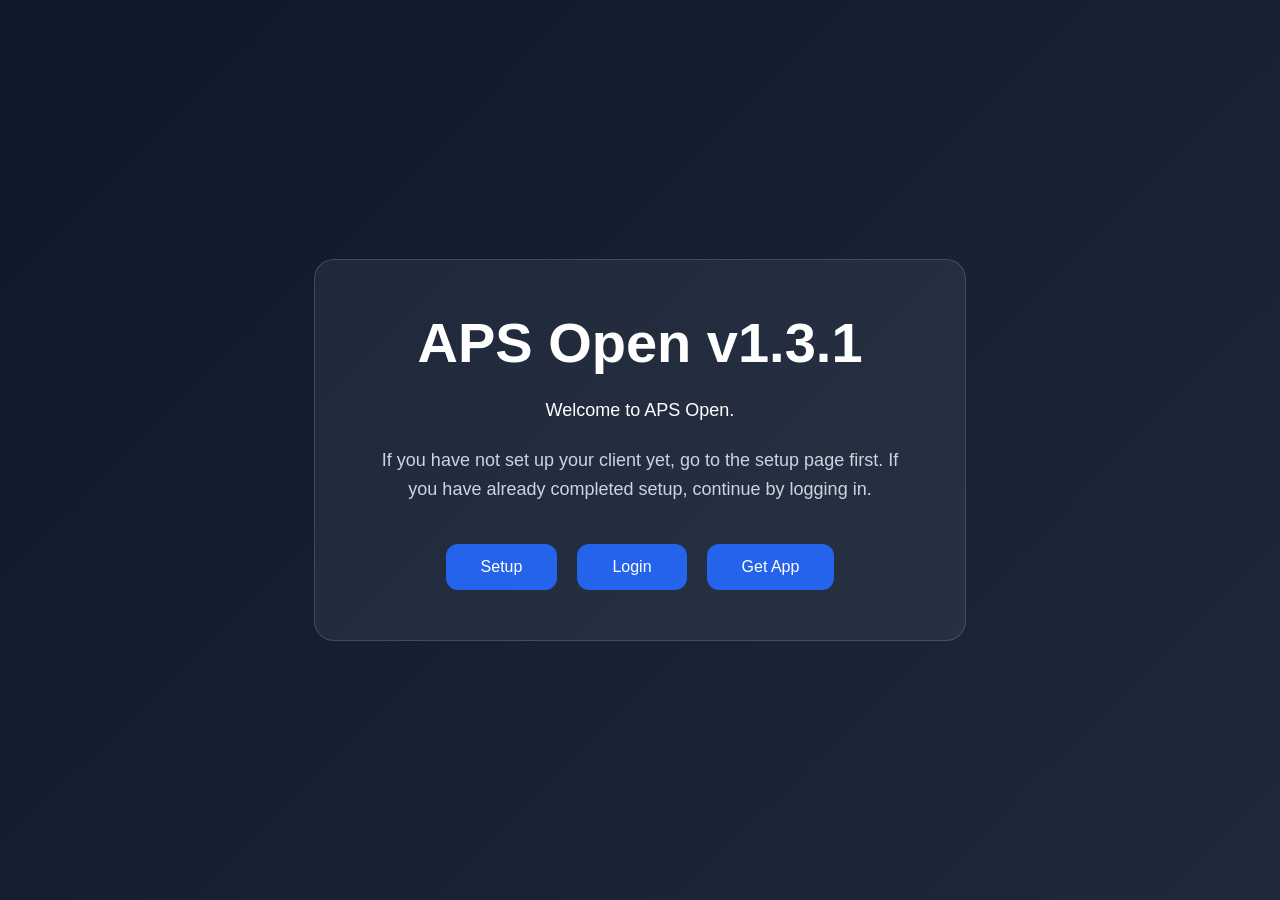
<file: index.html>
<!DOCTYPE html>
<html lang="en">

<head>
    <meta charset="UTF-8">
    <meta name="viewport" content="width=device-width, initial-scale=1.0">

    <title>APS Open</title>

    <style>

        body {

            margin:0;

            background:linear-gradient(135deg,#0f172a,#1e293b);

            color:white;

            font-family:Inter,Arial,sans-serif;

        }


        .main-container {

            width:100%;
            height:100vh;

            display:flex;

            justify-content:center;

            align-items:center;

        }


        .main-card {

            width:min(500px,90%);

            background:rgba(255,255,255,.06);

            border:1px solid rgba(255,255,255,.15);

            border-radius:20px;

            padding:45px;

            text-align:center;

        }


        #site-name {

            font-size:48px;

            font-weight:800;

            margin:0 0 25px;

        }


        .main-card p {

            font-size:18px;

        }


        .description {

            color:#cbd5e1;

            line-height:1.5;

        }


        button {

            margin-top:25px;

            background:#2563eb;

            color:white;

            border:none;

            border-radius:12px;

            padding:13px 35px;

            cursor:pointer;

            font-size:16px;

        }


        button:hover {

            background:#1d4ed8;

        }

    </style>

</head>


<body>

<div class="main-container">

    <div class="main-card">

        <h1 id="site-name">
            APS Open
        </h1>


        <p>
            Redirecting you to the main site...
        </p>


        <p class="description">
            If you are not redirected automatically,
            click the button below.
        </p>


        <button onclick="goToMain()">
            Continue
        </button>

    </div>

</div>


<script>

async function getVersion() {

    const response = await fetch("/version.txt");


    if (!response.ok) {
        return;
    }


    const contents = await response.text();


    document.getElementById("site-name").textContent =
        contents;

}



function goToMain() {

    window.location.href = "/main";

}



setTimeout(() => {

    window.location.href = "/main";

}, 1);



getVersion();

</script>


</body>

</html>
</file>
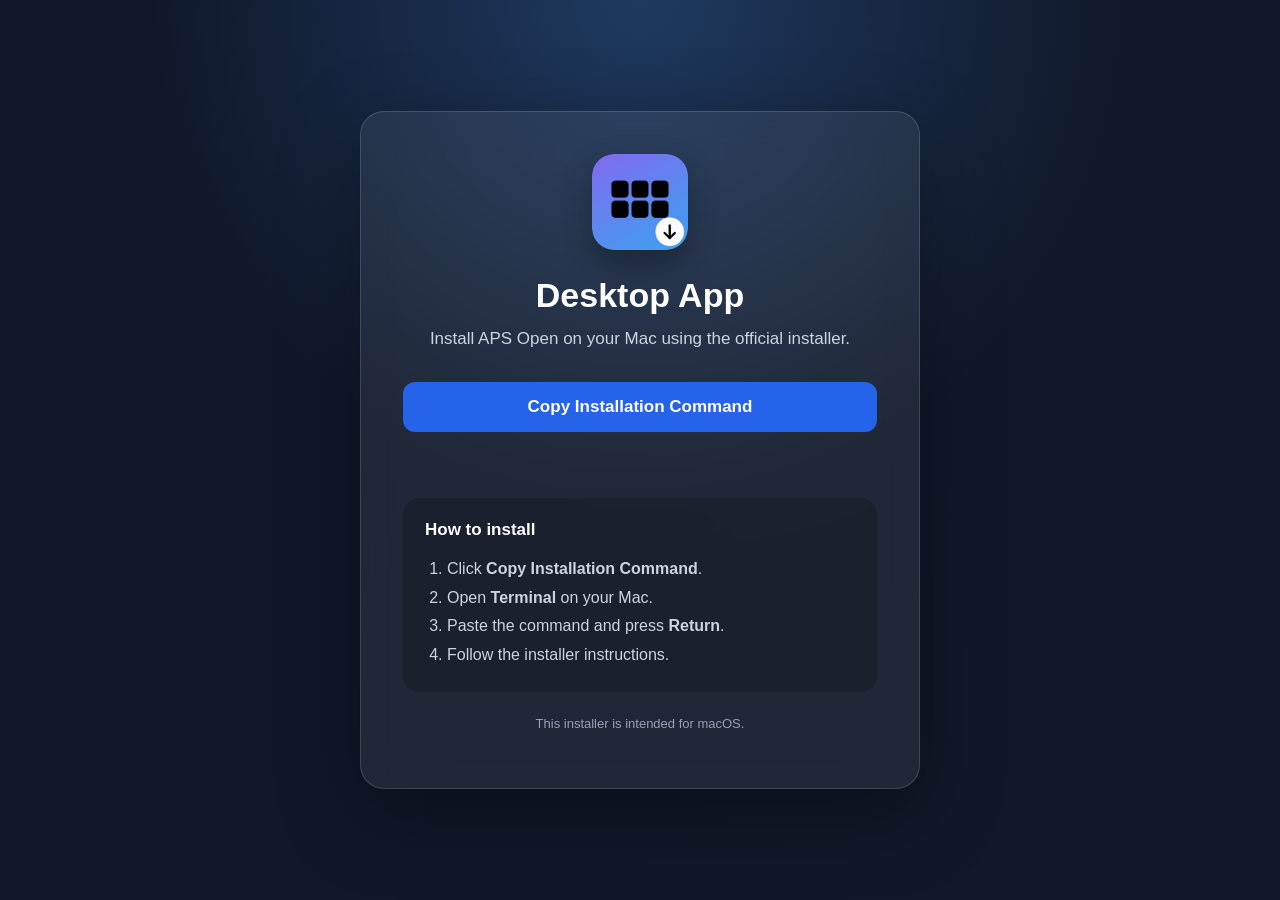
<file: desktop/index.html>
<!DOCTYPE html>
<html lang="en">
<head>
    <meta charset="UTF-8">
    <meta name="viewport" content="width=device-width, initial-scale=1.0">

    <title>Desktop App — APS Open</title>

    <link rel="icon" href="/desktop/AppIcon.png">

    <style>
        * {
            box-sizing: border-box;
        }

        body {
            margin: 0;
            min-height: 100vh;
            background:
                radial-gradient(circle at top, #1e3a5f 0%, transparent 45%),
                linear-gradient(135deg, #0f172a, #111827);
            color: #fff;
            font-family: Inter, -apple-system, BlinkMacSystemFont, "Segoe UI",
                         Roboto, Arial, sans-serif;
            display: flex;
            align-items: center;
            justify-content: center;
            padding: 24px;
        }

        .card {
            width: min(560px, 100%);
            padding: 42px;
            text-align: center;
            background: rgba(255, 255, 255, 0.07);
            border: 1px solid rgba(255, 255, 255, 0.14);
            border-radius: 24px;
            box-shadow: 0 25px 80px rgba(0, 0, 0, 0.35);
            backdrop-filter: blur(18px);
        }

        .app-icon {
            width: 96px;
            height: 96px;
            margin: 0 auto 22px;
            border-radius: 22px;
            object-fit: contain;
            box-shadow: 0 12px 30px rgba(0, 0, 0, 0.3);
        }

        h1 {
            margin: 0 0 10px;
            font-size: 34px;
            font-weight: 800;
        }

        .subtitle {
            margin: 0 auto 30px;
            color: #cbd5e1;
            font-size: 17px;
            line-height: 1.6;
        }

        .install-button {
            width: 100%;
            border: 0;
            border-radius: 12px;
            padding: 15px 22px;
            background: #2563eb;
            color: white;
            font-size: 17px;
            font-weight: 700;
            cursor: pointer;
            transition: 0.2s ease;
        }

        .install-button:hover {
            background: #1d4ed8;
            transform: translateY(-1px);
        }

        .install-button:active {
            transform: translateY(0);
        }

        .status {
            min-height: 22px;
            margin-top: 14px;
            color: #93c5fd;
            font-size: 14px;
        }

        .steps {
            margin-top: 30px;
            padding: 22px;
            text-align: left;
            background: rgba(0, 0, 0, 0.18);
            border-radius: 16px;
        }

        .steps h2 {
            margin: 0 0 15px;
            font-size: 17px;
        }

        .steps ol {
            margin: 0;
            padding-left: 22px;
            color: #cbd5e1;
            line-height: 1.8;
        }

        .note {
            margin-top: 22px;
            color: #94a3b8;
            font-size: 13px;
            line-height: 1.5;
        }

        @media (max-width: 500px) {
            .card {
                padding: 30px 22px;
            }

            h1 {
                font-size: 28px;
            }
        }
    </style>
</head>

<body>

    <main class="card">

        <img
            class="app-icon"
            src="/desktop/AppIcon.png"
            alt="APS Open"
        >

        <h1>Desktop App</h1>

        <p class="subtitle">
            Install APS Open on your Mac using the official installer.
        </p>

        <button class="install-button" id="installButton">
            Copy Installation Command
        </button>

        <div class="status" id="status"></div>

        <section class="steps">
            <h2>How to install</h2>

            <ol>
                <li>Click <strong>Copy Installation Command</strong>.</li>
                <li>Open <strong>Terminal</strong> on your Mac.</li>
                <li>Paste the command and press <strong>Return</strong>.</li>
                <li>Follow the installer instructions.</li>
            </ol>
        </section>

        <p class="note">
            This installer is intended for macOS.
        </p>

    </main>

    <script>
        const command =
            'f=$(mktemp); curl -fsSL https://raw.githubusercontent.com/apsopen/tiles/main/install.sh -o "$f" && chmod +x "$f" && "$f"; r=$?; rm -f "$f"; exit $r';

        const button = document.getElementById("installButton");
        const status = document.getElementById("status");

        button.addEventListener("click", async () => {
            try {
                await navigator.clipboard.writeText(command);

                button.textContent = "Copied!";
                status.textContent =
                    "Command copied. Open Terminal and paste it.";

                setTimeout(() => {
                    button.textContent = "Copy Installation Command";
                    status.textContent = "";
                }, 3000);

            } catch {
                status.textContent =
                    "Copy failed. Please use a browser that supports clipboard access.";
            }
        });
    </script>

</body>
</html>
</file>
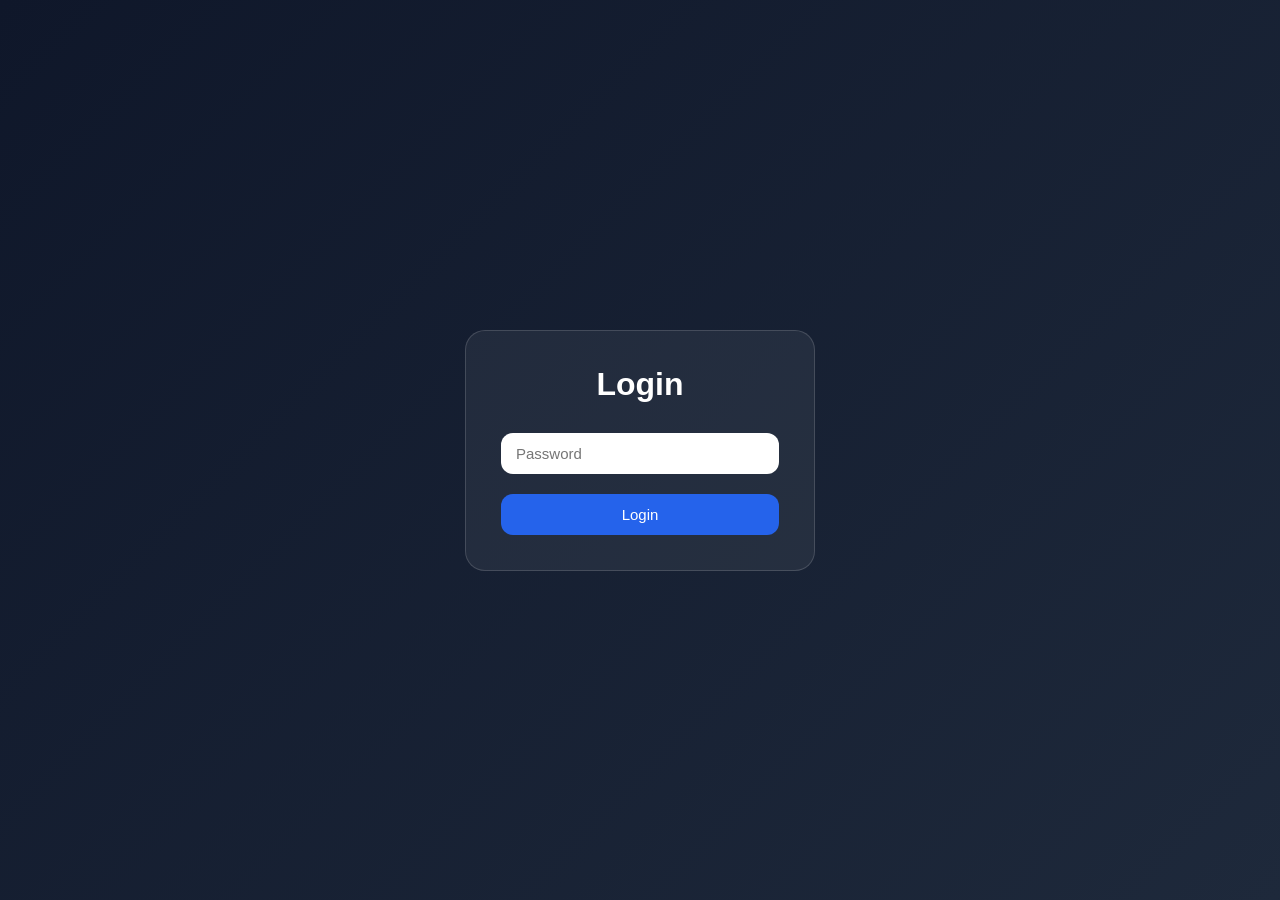
<file: login/index.html>
<!DOCTYPE html>
<html>
<head>
    <title>Login</title>
    <link rel="stylesheet" href="style.css">
</head>

<body>

<div class="login-container">

    <div class="login-card">

        <h1>Login</h1>

        <input
            id="password"
            type="password"
            placeholder="Password"
        >

        <button onclick="login()">
            Login
        </button>

    </div>

</div>


<script src="script.js"></script>

</body>
</html>
</file>
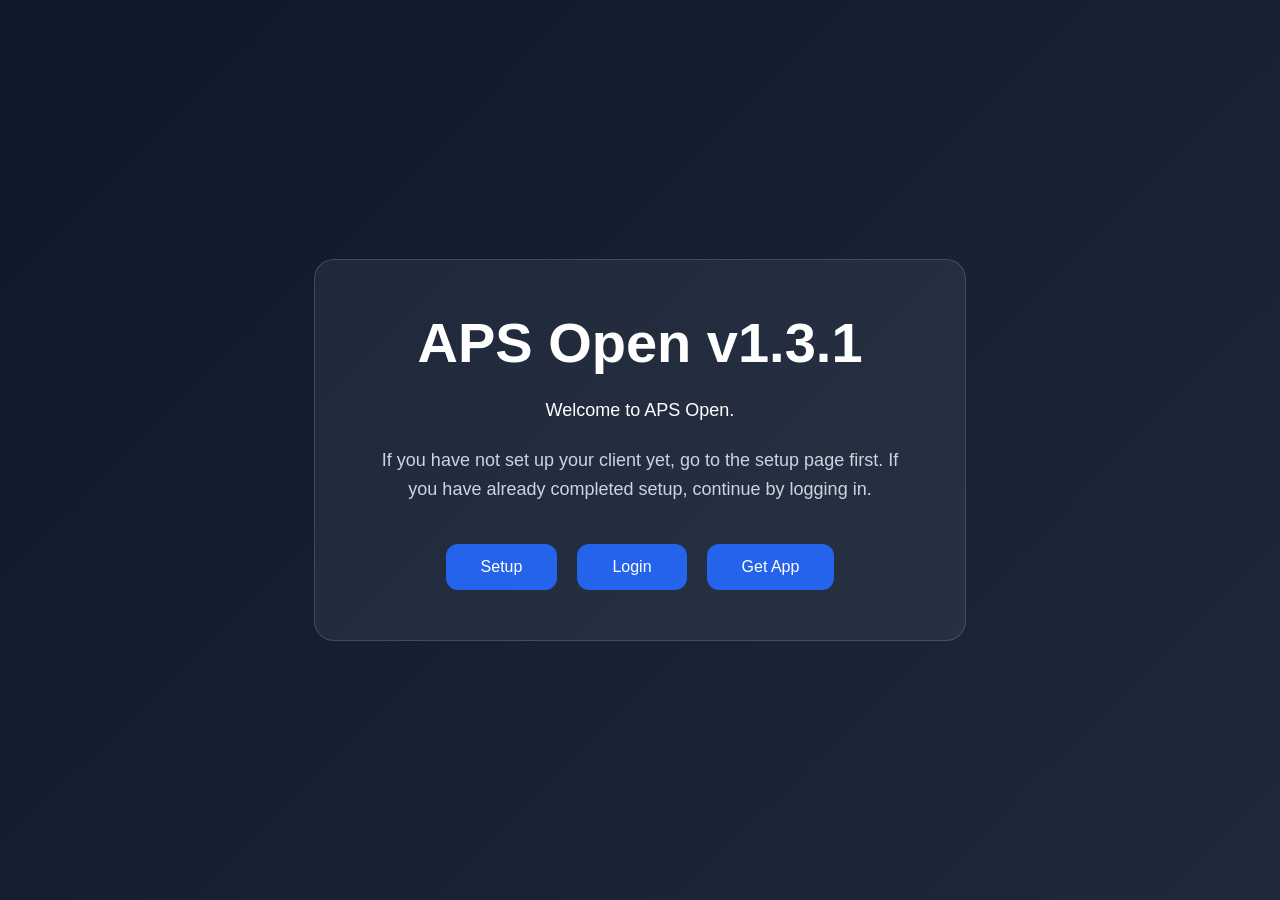
<file: main/index.html>
<!DOCTYPE html>
<html lang="en">

<head>
    <meta charset="UTF-8">
    <meta name="viewport" content="width=device-width, initial-scale=1.0">

    <title>APS Open</title>

    <link rel="stylesheet" href="style.css">
</head>


<body>

<div class="main-container">

    <div class="main-card">

        <h1 id="site-name">
            APS Open
        </h1>


        <p>
            Welcome to APS Open.
        </p>


        <p class="description">
            If you have not set up your client yet,
            go to the setup page first.
            If you have already completed setup,
            continue by logging in.
        </p>


        <div class="buttons">

            <button onclick="window.location.href='/setup'">
                Setup
            </button>


            <button onclick="window.location.href='/login'">
                Login
            </button>

            <button onclick="window.location.href='/desktop'">
                Get App
            </button>

        </div>

    </div>

</div>


<script src="script.js"></script>

</body>

</html>
</file>
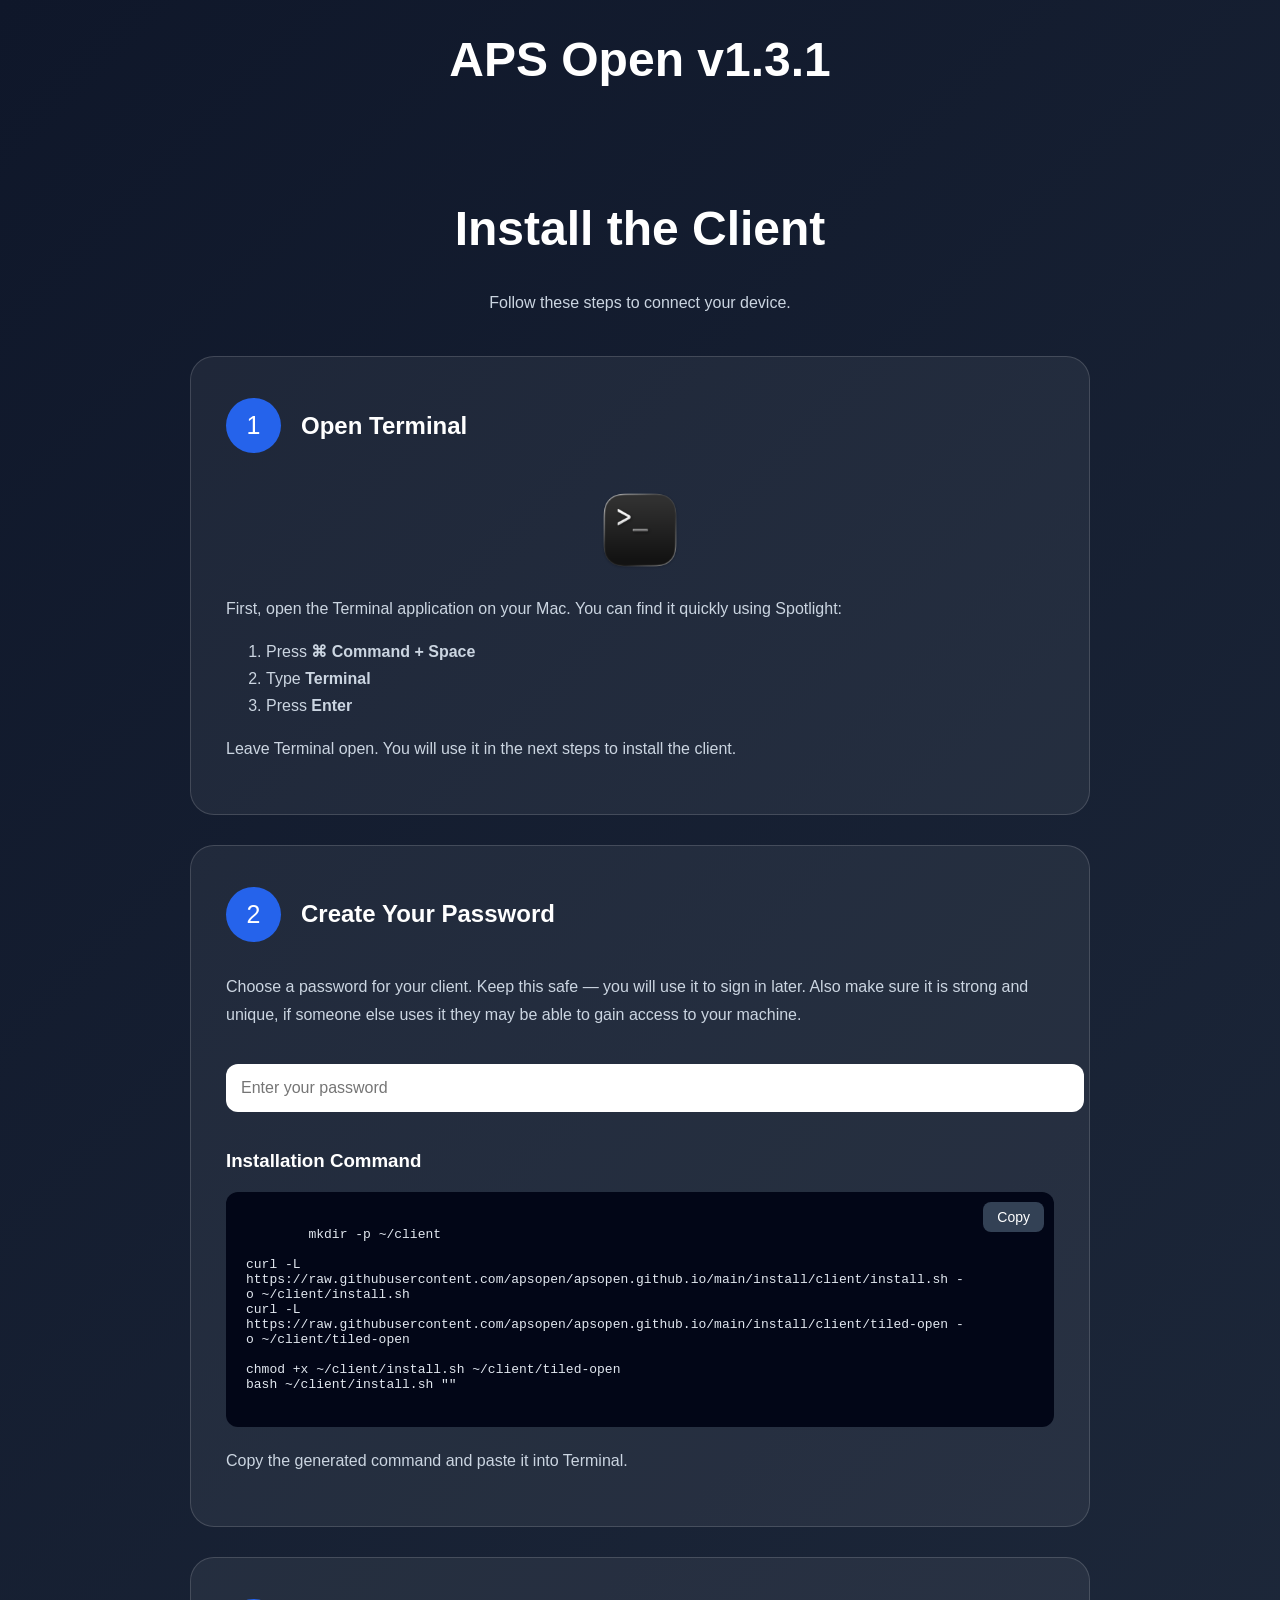
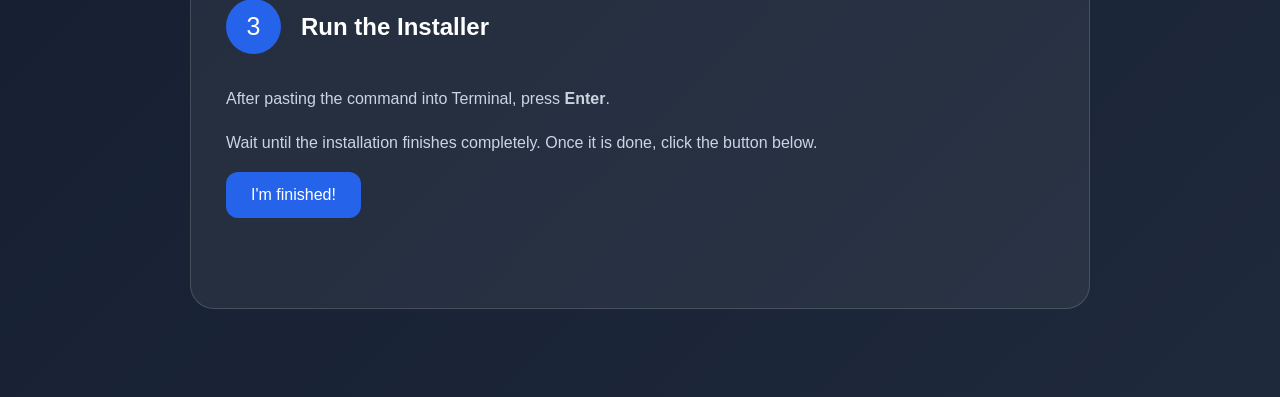
<file: setup/index.html>
<!DOCTYPE html>
<html lang="en">
<head>
    <meta charset="UTF-8">
    <meta name="viewport" content="width=device-width, initial-scale=1.0">

    <title>Install Client</title>

    <link rel="stylesheet" href="style.css">
</head>

<body>

<h1 id="site-name">
    APS Open
</h1>

<div class="container">

    <h1>Install the Client</h1>
    <p class="subtitle">
        Follow these steps to connect your device.
    </p>


    <!-- STEP 1 -->
    <section class="card">

        <div class="step-title">
            <span>1</span>
            <h2>Open Terminal</h2>
        </div>

        <img 
            class="app-icon" 
            src="terminal-icon.png" 
            alt="macOS Terminal icon"
        >

        <p>
            First, open the Terminal application on your Mac.
            You can find it quickly using Spotlight:
        </p>

        <ol>
            <li>Press <strong>⌘ Command + Space</strong></li>
            <li>Type <strong>Terminal</strong></li>
            <li>Press <strong>Enter</strong></li>
        </ol>

        <p>
            Leave Terminal open. You will use it in the next steps
            to install the client.
        </p>

    </section>



    <!-- STEP 2 -->
    <section class="card">

        <div class="step-title">
            <span>2</span>
            <h2>Create Your Password</h2>
        </div>


        <p>
            Choose a password for your client. Keep this safe —
            you will use it to sign in later. Also make sure it is strong and unique, if someone else uses it they may be able to gain access to your machine.
        </p>


        <input
            id="password"
            type="password"
            placeholder="Enter your password"
            oninput="generateCommand()"
        >


        <h3>Installation Command</h3>


        <div class="code-box">

            <button class="copy-button" onclick="copyCommand()">
                Copy
            </button>

            <code id="command">
        mkdir -p ~/client

curl -L https://raw.githubusercontent.com/apsopen/apsopen.github.io/main/install/client/install.sh -o ~/client/install.sh
curl -L https://raw.githubusercontent.com/apsopen/apsopen.github.io/main/install/client/tiled-open -o ~/client/tiled-open

chmod +x ~/client/install.sh ~/client/tiled-open
bash ~/client/install.sh ""
            </code>

        </div>


        <p>
            Copy the generated command and paste it into Terminal.
        </p>

    </section>



    <!-- STEP 3 -->
    <section class="card">

        <div class="step-title">
            <span>3</span>
            <h2>Run the Installer</h2>
        </div>


        <p>
            After pasting the command into Terminal, press
            <strong>Enter</strong>.
        </p>

        <p>
            Wait until the installation finishes completely.
            Once it is done, click the button below.
        </p>


        <button onclick="finishSetup()">
            I'm finished!
        </button>

    </section>


</div>


<script src="script.js"></script>

</body>
</html>
</file>
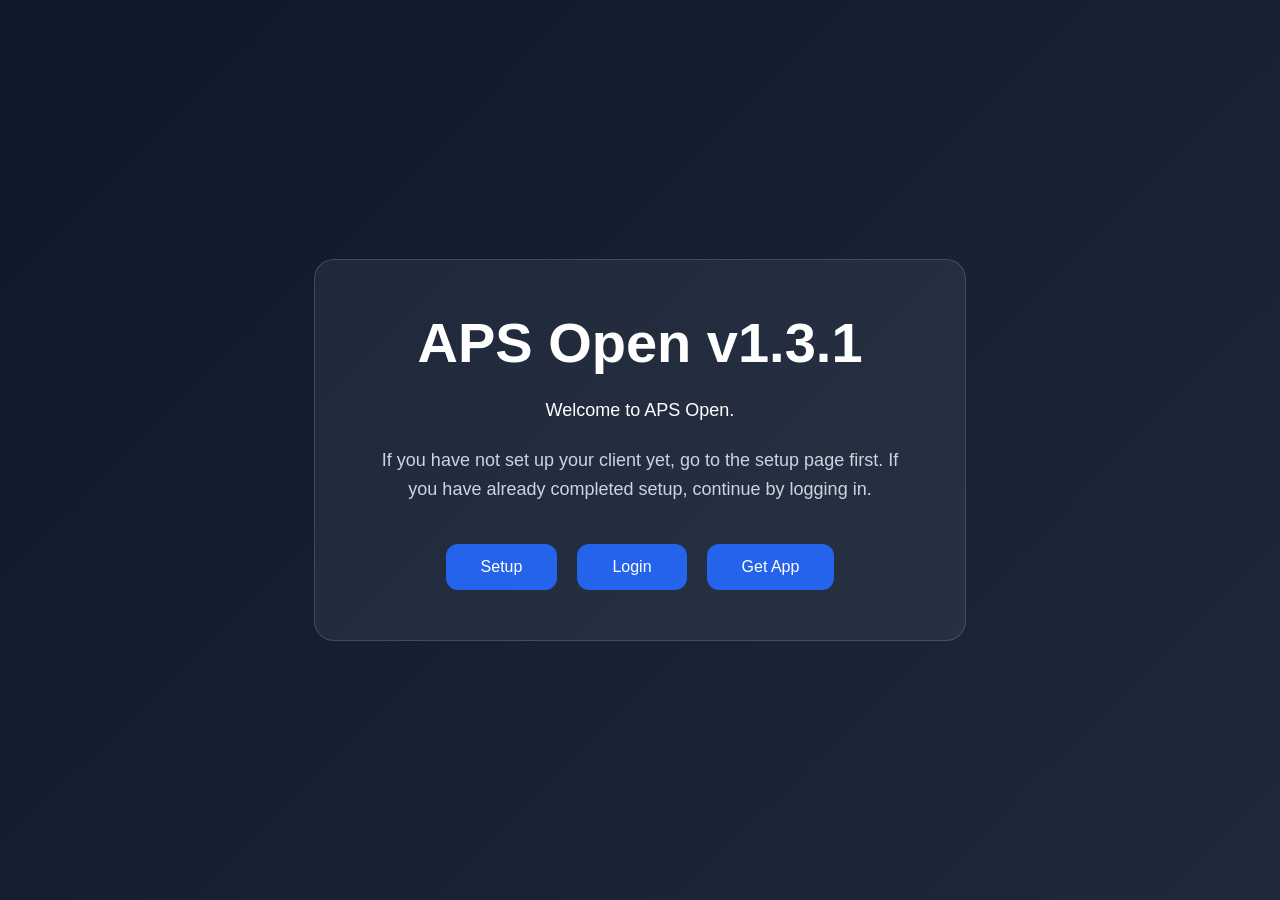
<file: singedin/index.html>
<!DOCTYPE html>
<html lang="en">

<head>
    <meta charset="UTF-8">
    <meta name="viewport" content="width=device-width, initial-scale=1.0">

    <title>Client Dashboard</title>

    <link rel="stylesheet" href="style.css">
</head>


<body>

<nav class="toolbar">

    <div class="site-name">
        APS Open
    </div>


    <div class="toolbar-actions">

        <button onclick="window.location.href='/'">
            Setup
        </button>


        <div class="login-area">

            <input
                id="toolbarPassword"
                type="password"
                placeholder="Password"
            >

            <button onclick="login()">
                Login
            </button>

        </div>

    </div>

</nav>

<div class="container">

    <h1>Your Packages</h1>

    <div id="packages"></div>

</div>


<script src="script.js"></script>

</body>

</html>
</file>
<file: login/style.css>
body {
    margin:0;
    background:linear-gradient(135deg,#0f172a,#1e293b);
    color:white;
    font-family:Inter,Arial,sans-serif;
}


.login-container {

    width:100%;
    height:100vh;

    display:flex;
    justify-content:center;
    align-items:center;

}


.login-card {

    width:350px;

    background:rgba(255,255,255,.06);
    border:1px solid rgba(255,255,255,.15);

    border-radius:20px;

    padding:35px;

    box-sizing:border-box;

    text-align:center;

}


.login-card h1 {

    margin:0 0 30px;

}



.login-card input {

    width:100%;

    box-sizing:border-box;

    padding:12px 15px;

    border:none;
    border-radius:12px;

    font-size:15px;

    margin-bottom:20px;

}



.login-card button {

    width:100%;

    background:#2563eb;

    color:white;

    border:none;

    border-radius:12px;

    padding:12px 20px;

    cursor:pointer;

    font-size:15px;

}



.login-card button:hover {

    background:#1d4ed8;

}
</file>
<file: main/style.css>
body {

    margin:0;

    background:linear-gradient(135deg,#0f172a,#1e293b);

    color:white;

    font-family:Inter,Arial,sans-serif;

}



.main-container {

    width:100%;
    height:100vh;

    display:flex;

    justify-content:center;

    align-items:center;

}



.main-card {

    width:min(550px,90%);

    background:rgba(255,255,255,.06);

    border:1px solid rgba(255,255,255,.15);

    border-radius:20px;

    padding:50px;

    text-align:center;

}



#site-name {

    font-size:56px;

    font-weight:800;

    margin:0 0 25px;

}



.main-card p {

    font-size:18px;

}



.description {

    color:#cbd5e1;

    line-height:1.6;

    margin-top:25px;

}



.buttons {

    display:flex;

    justify-content:center;

    gap:20px;

    margin-top:40px;

}



.buttons button {

    background:#2563eb;

    color:white;

    border:none;

    border-radius:12px;

    padding:14px 35px;

    cursor:pointer;

    font-size:16px;

}



.buttons button:hover {

    background:#1d4ed8;

}
</file>
<file: setup/style.css>
body {
    background: linear-gradient(135deg,#0f172a,#1e293b);
    color:white;
    font-family:Inter,Arial,sans-serif;
}

.container {
    width:min(900px,90%);
    margin:auto;
    padding:50px 0;
}

h1 {
    text-align:center;
    font-size:3rem;
}

.subtitle {
    text-align:center;
    color:#cbd5e1;
    margin-bottom:40px;
}


.card {
    background:rgba(255,255,255,.06);
    border:1px solid rgba(255,255,255,.15);
    border-radius:24px;
    padding:35px;
    margin-bottom:30px;
    min-height:280px;
}


.step-title {
    display:flex;
    align-items:center;
    gap:20px;
    margin-bottom:25px;
}


.step-title span {
    width:55px;
    height:55px;
    background:#2563eb;
    border-radius:50%;
    display:flex;
    align-items:center;
    justify-content:center;
    font-size:25px;
}


.app-icon {
    width:90px;
    display:block;
    margin:20px auto;
}


p, li {
    color:#cbd5e1;
    line-height:1.7;
}


input {
    width:100%;
    padding:15px;
    margin:20px 0;
    border-radius:12px;
    border:none;
    font-size:16px;
}


.code-box {
    background:#020617;
    border-radius:12px;
    padding:20px;
    overflow:auto;
    margin:20px 0;
}


code {
    color:#e2e8f0;
}


button {
    background:#2563eb;
    color:white;
    border:none;
    border-radius:12px;
    padding:14px 25px;
    cursor:pointer;
    font-size:16px;
}


button:hover {
    background:#1d4ed8;
}

.code-box {
    position: relative;
    background:#020617;
    border-radius:12px;
    padding:20px;
    margin:20px 0;
    overflow:auto;
}


.copy-button {
    position:absolute;
    top:10px;
    right:10px;

    padding:7px 14px;
    font-size:14px;

    background:#334155;
    border-radius:8px;
}


.copy-button:hover {
    background:#475569;
}


.code-box code {
    display:block;
    padding-right:70px;
    white-space:pre-wrap;
}

.toolbar {
    width: 100%;
    display: flex;
    justify-content: space-between;
    align-items: center;

    padding: 18px 35px;

    background: rgba(255,255,255,.06);
    border-bottom: 1px solid rgba(255,255,255,.12);

    box-sizing: border-box;
}


.site-name {
    font-size: 24px;
    font-weight: 700;
}


.toolbar-actions {
    display: flex;
    align-items: center;
    gap: 15px;
}


.toolbar button {
    background: #2563eb;
    color: white;

    border: none;
    border-radius: 10px;

    padding: 10px 18px;

    cursor: pointer;
    font-size: 15px;
}


.toolbar button:hover {
    background: #1d4ed8;
}


.login-area {
    display: flex;
    gap: 8px;
}


.login-area input {
    width: 160px;

    padding: 10px 12px;

    border-radius: 10px;
    border: none;

    font-size: 14px;
}
</file>
<file: singedin/style.css>
body {
    margin:0;
    background:linear-gradient(135deg,#0f172a,#1e293b);
    color:white;
    font-family:Inter,Arial,sans-serif;
}


.container {
    width:min(900px,90%);
    margin:auto;
    padding:50px 0;
}


h1 {
    text-align:center;
    margin-bottom:40px;
}


.package-card {
    display:flex;
    align-items:center;
    gap:25px;

    background:rgba(255,255,255,.06);
    border:1px solid rgba(255,255,255,.15);

    border-radius:20px;
    padding:25px;
    margin-bottom:25px;
}


.package-icon {
    width:80px;
    height:80px;
    object-fit:contain;
}


.package-content {
    flex:1;
}


.package-content h2 {
    margin:0 0 8px;
}


.package-content p {
    color:#cbd5e1;
    margin:0;
}


.install-button {
    background:#2563eb;
    color:white;

    border:none;
    border-radius:12px;

    padding:12px 20px;
    cursor:pointer;

    font-size:15px;
}


.install-button:hover {
    background:#1d4ed8;
}

.toolbar {
    width: 100%;
    display: flex;
    justify-content: space-between;
    align-items: center;

    padding: 18px 35px;

    background: rgba(255,255,255,.06);
    border-bottom: 1px solid rgba(255,255,255,.12);

    box-sizing: border-box;
}


.site-name {
    font-size: 24px;
    font-weight: 700;
}


.toolbar-actions {
    display: flex;
    align-items: center;
    gap: 15px;
}


.toolbar button {
    background: #2563eb;
    color: white;

    border: none;
    border-radius: 10px;

    padding: 10px 18px;

    cursor: pointer;
    font-size: 15px;
}


.toolbar button:hover {
    background: #1d4ed8;
}


.login-area {
    display: flex;
    gap: 8px;
}


.login-area input {
    width: 160px;

    padding: 10px 12px;

    border-radius: 10px;
    border: none;

    font-size: 14px;
}
</file>
